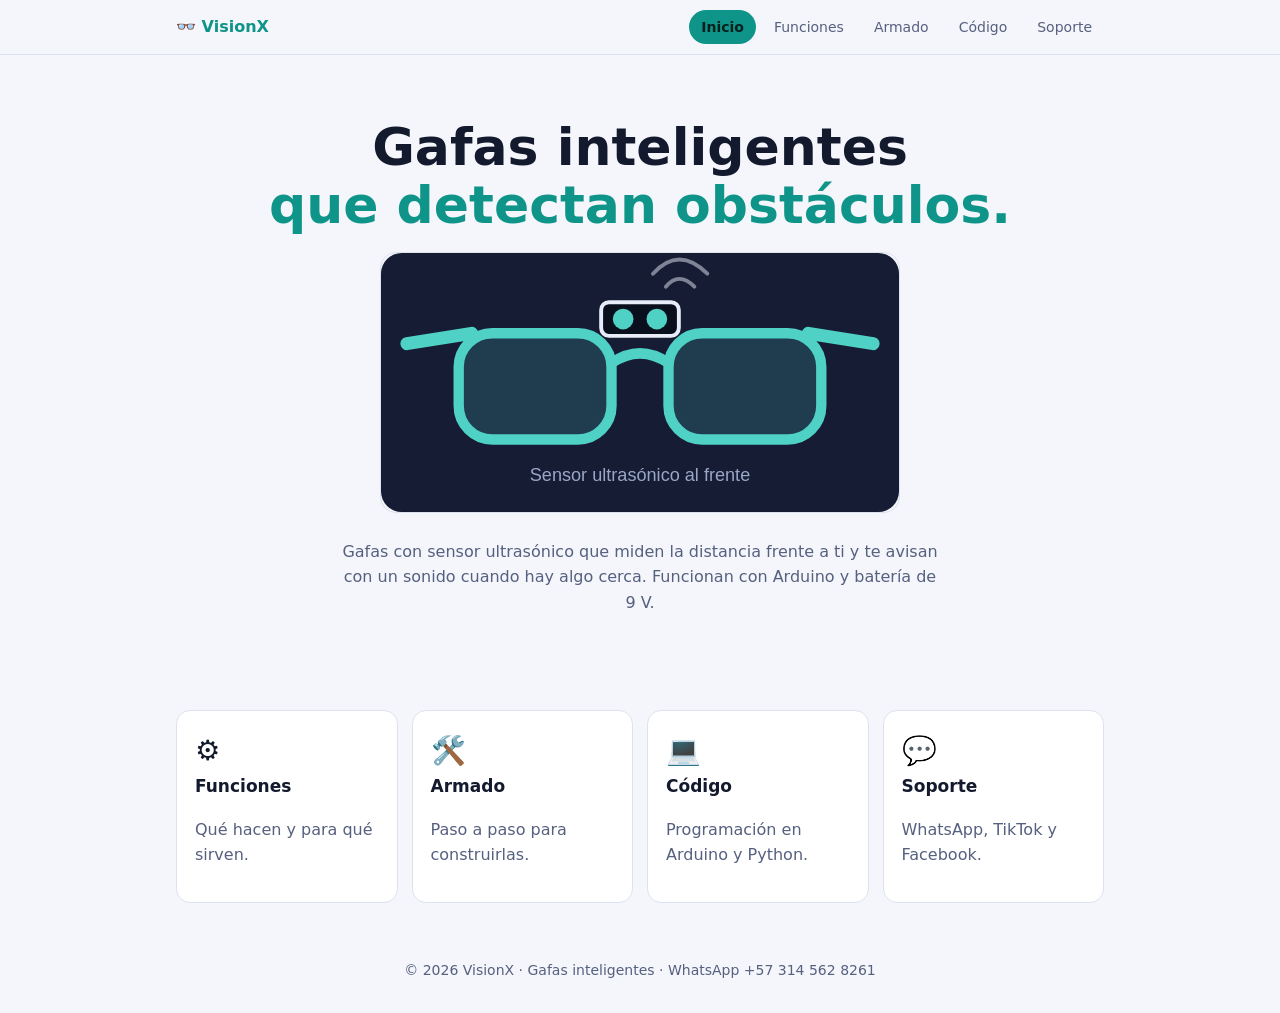
<file: index.html>
<!DOCTYPE html>
<html lang="es">
<head>
<meta charset="UTF-8">
<meta name="viewport" content="width=device-width, initial-scale=1, viewport-fit=cover">
<title>Inicio · VisionX Gafas Inteligentes</title>
<link rel="stylesheet" href="style.css">
</head>
<body>
<header><nav><b>👓 VisionX</b><a href="index.html" class="on">Inicio</a><a href="funciones.html">Funciones</a><a href="armado.html">Armado</a><a href="codigo.html">Código</a><a href="soporte.html">Soporte</a></nav></header>
<main>
<section class="hero">
<h1>Gafas inteligentes<br><span style="color:var(--ac)">que detectan obstáculos.</span></h1>
<img class="pic" src="img/gafas.svg" alt="Gafas inteligentes con sensor ultrasónico">
<p class="mu">Gafas con sensor ultrasónico que miden la distancia frente a ti y te avisan con un sonido cuando hay algo cerca. Funcionan con Arduino y batería de 9 V.</p>
</section>
<section>
<div class="grid links">
<a class="card" href="funciones.html"><div class="ic">⚙️</div><h3>Funciones</h3><p class="mu">Qué hacen y para qué sirven.</p></a>
<a class="card" href="armado.html"><div class="ic">🛠️</div><h3>Armado</h3><p class="mu">Paso a paso para construirlas.</p></a>
<a class="card" href="codigo.html"><div class="ic">💻</div><h3>Código</h3><p class="mu">Programación en Arduino y Python.</p></a>
<a class="card" href="soporte.html"><div class="ic">💬</div><h3>Soporte</h3><p class="mu">WhatsApp, TikTok y Facebook.</p></a>
</div>
</section>
</main>
<footer>© 2026 VisionX · Gafas inteligentes · WhatsApp +57 314 562 8261</footer>
</body>
</html>
</file>
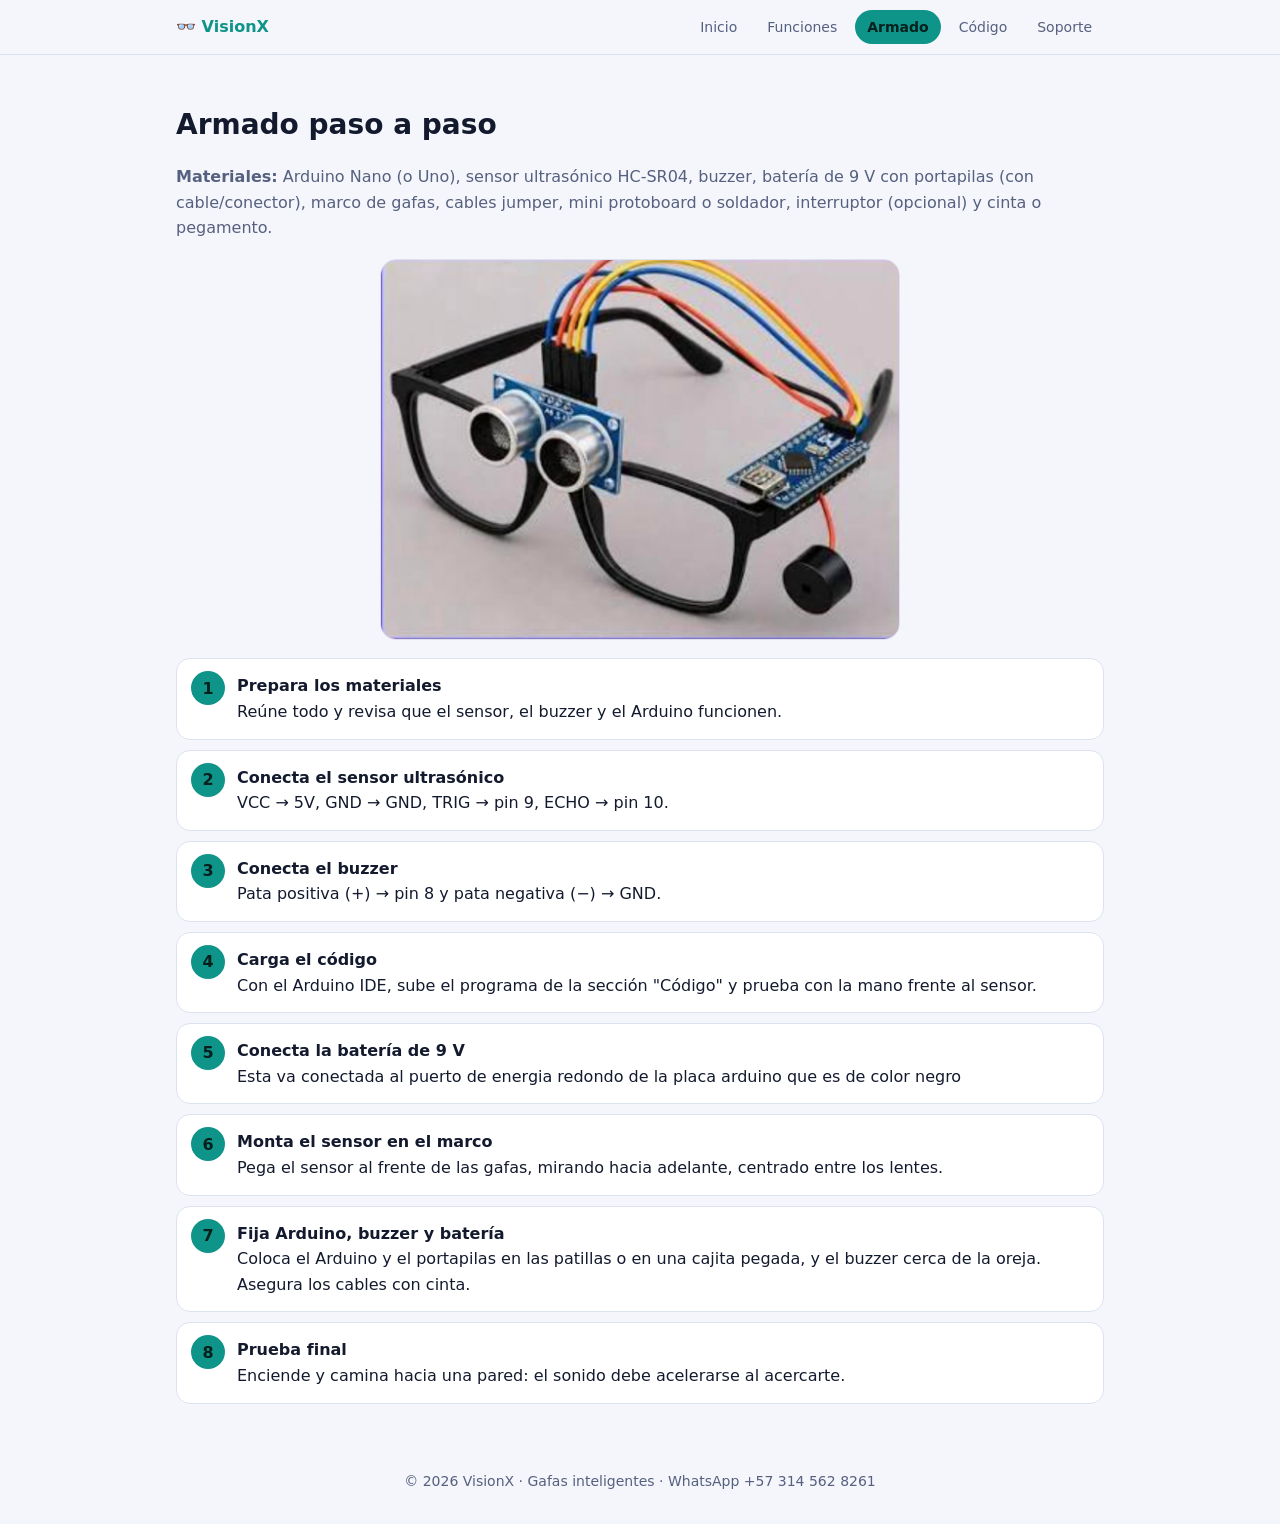
<file: armado.html>
<!DOCTYPE html>
<html lang="es">

<head>
    <meta charset="UTF-8">
    <meta name="viewport" content="width=device-width, initial-scale=1, viewport-fit=cover">
    <title>Armado · VisionX Gafas Inteligentes</title>
    <link rel="stylesheet" href="style.css">
</head>

<body>
    <header>
        <nav><b>👓 VisionX</b><a href="index.html">Inicio</a><a href="funciones.html">Funciones</a><a href="armado.html"
                class="on">Armado</a><a href="codigo.html">Código</a><a href="soporte.html">Soporte</a></nav>
    </header>
    <main>
        <section id="armado">
            <h2>Armado paso a paso</h2>
            <p class="mu"><b>Materiales:</b> Arduino Nano (o Uno), sensor ultrasónico HC-SR04, buzzer, batería de 9 V
                con portapilas (con cable/conector), marco de gafas, cables jumper, mini protoboard o soldador,
                interruptor (opcional) y cinta o pegamento.</p>
            <img class="pic" src="img/esquema.jpeg" alt="Esquema de conexión">
            <ol class="steps">
                <li><b>Prepara los materiales</b>Reúne todo y revisa que el sensor, el buzzer y el Arduino funcionen.
                </li>
                <li><b>Conecta el sensor ultrasónico</b>VCC → 5V, GND → GND, TRIG → pin 9, ECHO → pin 10.</li>
                <li><b>Conecta el buzzer</b>Pata positiva (+) → pin 8 y pata negativa (−) → GND.</li>
                <li><b>Carga el código</b>Con el Arduino IDE, sube el programa de la sección "Código" y prueba con la
                    mano frente al sensor.</li>
                <li><b>Conecta la batería de 9 V</b>Esta va conectada al puerto de energia redondo de la placa arduino
                    que es de color negro</li>
                <li><b>Monta el sensor en el marco</b>Pega el sensor al frente de las gafas, mirando hacia adelante,
                    centrado entre los lentes.</li>
                <li><b>Fija Arduino, buzzer y batería</b>Coloca el Arduino y el portapilas en las patillas o en una
                    cajita pegada, y el buzzer cerca de la oreja. Asegura los cables con cinta.</li>
                <li><b>Prueba final</b>Enciende y camina hacia una pared: el sonido debe acelerarse al acercarte.</li>
            </ol>
        </section>
    </main>
    <footer>© 2026 VisionX · Gafas inteligentes · WhatsApp +57 314 562 8261</footer>
</body>

</html>
</file>
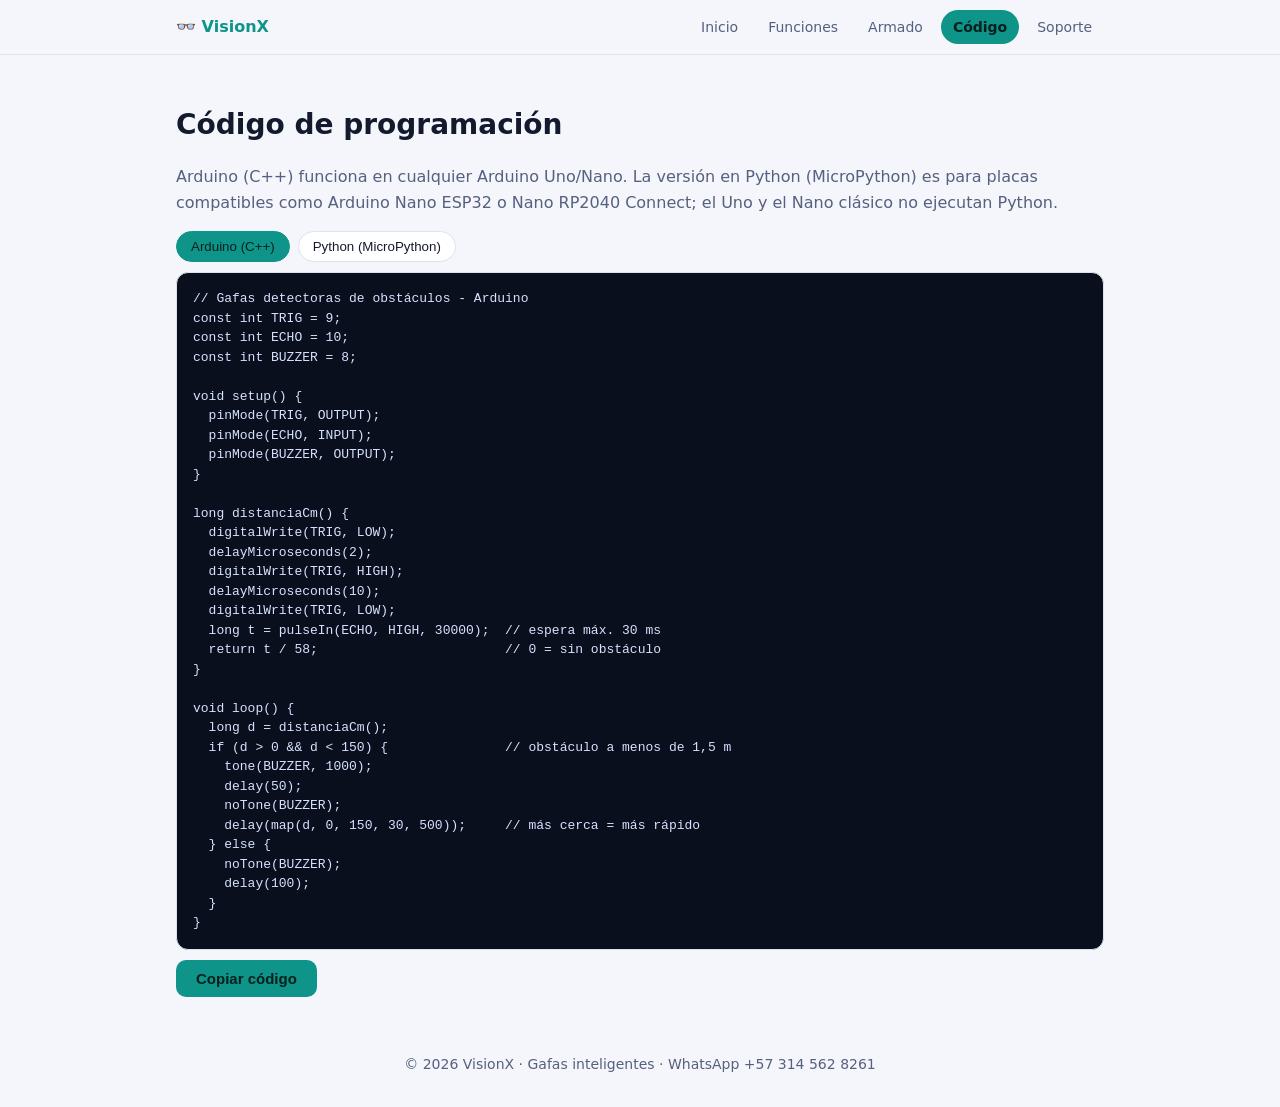
<file: codigo.html>
<!DOCTYPE html>
<html lang="es">
<head>
<meta charset="UTF-8">
<meta name="viewport" content="width=device-width, initial-scale=1, viewport-fit=cover">
<title>Código · VisionX Gafas Inteligentes</title>
<link rel="stylesheet" href="style.css">
</head>
<body>
<header><nav><b>👓 VisionX</b><a href="index.html">Inicio</a><a href="funciones.html">Funciones</a><a href="armado.html">Armado</a><a href="codigo.html" class="on">Código</a><a href="soporte.html">Soporte</a></nav></header>
<main>
<section id="codigo">
<h2>Código de programación</h2>
<p class="mu">Arduino (C++) funciona en cualquier Arduino Uno/Nano. La versión en Python (MicroPython) es para placas compatibles como Arduino Nano ESP32 o Nano RP2040 Connect; el Uno y el Nano clásico no ejecutan Python.</p>
<div class="tabs">
<button class="on" data-t="a">Arduino (C++)</button>
<button data-t="b">Python (MicroPython)</button>
</div>
<pre id="code"></pre>
<button class="btn cp" id="copy">Copiar código</button>
</section>
</main>
<footer>© 2026 VisionX · Gafas inteligentes · WhatsApp +57 314 562 8261</footer>
<script src="script.js"></script>
</body>
</html>
</file>
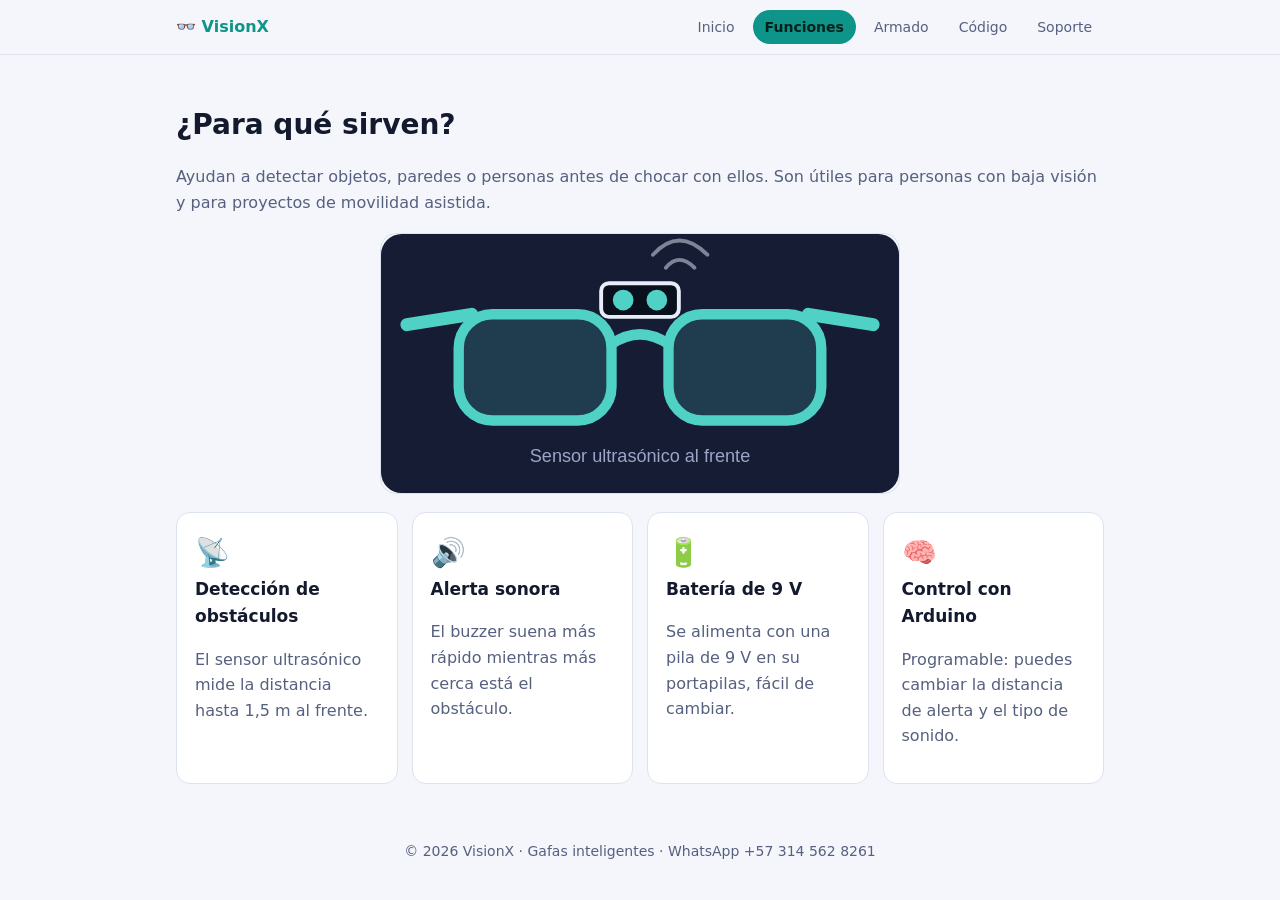
<file: funciones.html>
<!DOCTYPE html>
<html lang="es">
<head>
<meta charset="UTF-8">
<meta name="viewport" content="width=device-width, initial-scale=1, viewport-fit=cover">
<title>Funciones · VisionX Gafas Inteligentes</title>
<link rel="stylesheet" href="style.css">
</head>
<body>
<header><nav><b>👓 VisionX</b><a href="index.html">Inicio</a><a href="funciones.html" class="on">Funciones</a><a href="armado.html">Armado</a><a href="codigo.html">Código</a><a href="soporte.html">Soporte</a></nav></header>
<main>
<section id="funciones">
<h2>¿Para qué sirven?</h2>
<p class="mu">Ayudan a detectar objetos, paredes o personas antes de chocar con ellos. Son útiles para personas con baja visión y para proyectos de movilidad asistida.</p>
<img class="pic" src="img/gafas.svg" alt="Gafas inteligentes">
<div class="grid">
<div class="card"><div class="ic">📡</div><h3>Detección de obstáculos</h3><p class="mu">El sensor ultrasónico mide la distancia hasta 1,5 m al frente.</p></div>
<div class="card"><div class="ic">🔊</div><h3>Alerta sonora</h3><p class="mu">El buzzer suena más rápido mientras más cerca está el obstáculo.</p></div>
<div class="card"><div class="ic">🔋</div><h3>Batería de 9 V</h3><p class="mu">Se alimenta con una pila de 9 V en su portapilas, fácil de cambiar.</p></div>
<div class="card"><div class="ic">🧠</div><h3>Control con Arduino</h3><p class="mu">Programable: puedes cambiar la distancia de alerta y el tipo de sonido.</p></div>
</div>
</section>
</main>
<footer>© 2026 VisionX · Gafas inteligentes · WhatsApp +57 314 562 8261</footer>
</body>
</html>
</file>
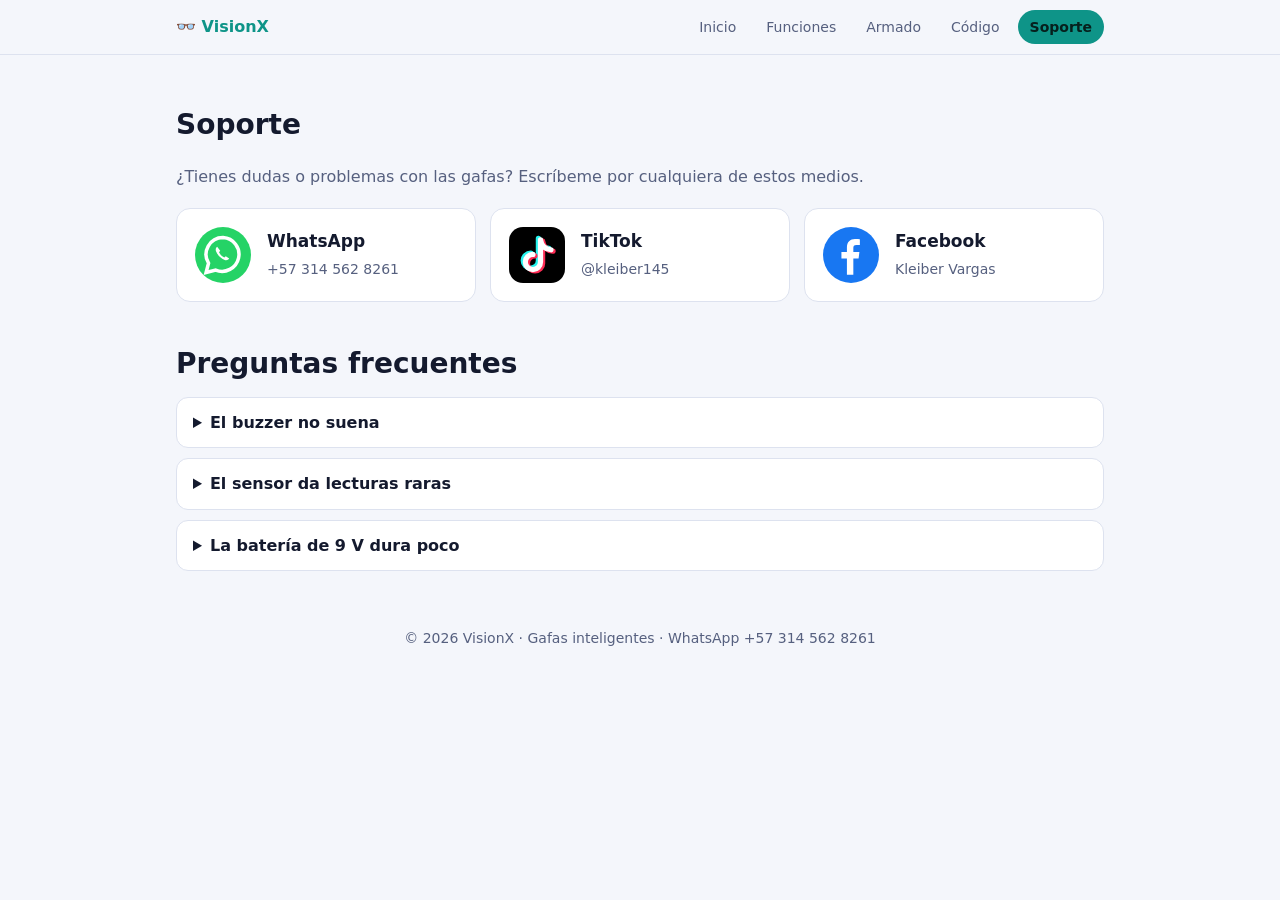
<file: soporte.html>
<!DOCTYPE html>
<html lang="es">
<head>
<meta charset="UTF-8">
<meta name="viewport" content="width=device-width, initial-scale=1, viewport-fit=cover">
<title>Soporte · VisionX Gafas Inteligentes</title>
<link rel="stylesheet" href="style.css">
</head>
<body>
<header><nav><b>👓 VisionX</b><a href="index.html">Inicio</a><a href="funciones.html">Funciones</a><a href="armado.html">Armado</a><a href="codigo.html">Código</a><a href="soporte.html" class="on">Soporte</a></nav></header>
<main>
<section id="soporte">
<h2>Soporte</h2>
<p class="mu">¿Tienes dudas o problemas con las gafas? Escríbeme por cualquiera de estos medios.</p>
<div class="social">
<a href="https://wa.me/573145628261" target="_blank" rel="noopener"><img src="img/whatsapp.svg" alt="WhatsApp"><div><b>WhatsApp</b><span>+57 314 562 8261</span></div></a>
<a href="https://www.tiktok.com/@kleiber145" target="_blank" rel="noopener"><img src="img/tiktok.svg" alt="TikTok"><div><b>TikTok</b><span>@kleiber145</span></div></a>
<a href="https://www.facebook.com/search/top?q=kleiber%20vargas" target="_blank" rel="noopener"><img src="img/facebook.svg" alt="Facebook"><div><b>Facebook</b><span>Kleiber Vargas</span></div></a>
</div>
<h2 style="margin-top:40px">Preguntas frecuentes</h2>
<div class="faq">
<details><summary>El buzzer no suena</summary><p class="mu">Revisa la polaridad del buzzer y que esté en el pin 8. Si es un buzzer pasivo, usa tone(); si es activo, también funciona.</p></details>
<details><summary>El sensor da lecturas raras</summary><p class="mu">Verifica TRIG y ECHO (pines 9 y 10) y que el sensor esté alimentado a 5 V. Superficies suaves o inclinadas reflejan mal el sonido.</p></details>
<details><summary>La batería de 9 V dura poco</summary><p class="mu">Usa un interruptor para apagar las gafas y una pila alcalina nueva. Las pilas de 9 V se agotan rápido con el Arduino.</p></details>
</div>
</section>
</main>
<footer>© 2026 VisionX · Gafas inteligentes · WhatsApp +57 314 562 8261</footer>
</body>
</html>
</file>
<file: style.css>
:root{--bg:#0b1020;--card:#151c33;--tx:#e8ecf8;--mu:#9aa6c7;--ac:#4fd1c5;--bd:#26304f;box-sizing:border-box;padding-top:env(safe-area-inset-top,0px);padding-bottom:env(safe-area-inset-bottom,0px)}
@media (prefers-color-scheme:light){:root:not([data-theme="dark"]){--bg:#f4f6fb;--card:#fff;--tx:#141a2e;--mu:#56607f;--ac:#0e9488;--bd:#dde2ef}}
:root[data-theme="dark"]{--bg:#0b1020;--card:#151c33;--tx:#e8ecf8;--mu:#9aa6c7;--ac:#4fd1c5;--bd:#26304f}
*{box-sizing:border-box}
body{margin:0;background:var(--bg);color:var(--tx);font-family:system-ui,-apple-system,Segoe UI,sans-serif;line-height:1.6}
header{position:sticky;top:env(safe-area-inset-top,0px);background:var(--bg);border-bottom:1px solid var(--bd);z-index:5}
nav{max-width:960px;margin:auto;display:flex;gap:6px;align-items:center;padding:10px 16px;overflow-x:auto}
nav b{color:var(--ac);margin-right:auto;white-space:nowrap}
nav a{color:var(--mu);text-decoration:none;padding:6px 12px;border-radius:99px;white-space:nowrap;font-size:14px}
nav a:hover{background:var(--card);color:var(--tx)}
main{max-width:960px;margin:auto;padding:0 16px}
section{padding:48px 0 8px}
h1{font-size:clamp(32px,6vw,52px);line-height:1.1;margin:0 0 12px}
h2{font-size:28px;margin:0 0 6px}
.mu{color:var(--mu)}
.hero{padding-top:64px;text-align:center}
.hero p{max-width:600px;margin:0 auto 20px}
.btn{display:inline-block;background:var(--ac);color:#06201d;border:0;padding:10px 20px;border-radius:10px;font-weight:600;cursor:pointer;text-decoration:none;font-size:15px}
.grid{display:grid;grid-template-columns:repeat(auto-fit,minmax(220px,1fr));gap:14px;margin-top:18px}
.card{background:var(--card);border:1px solid var(--bd);border-radius:14px;padding:18px}
.card h3{margin:0 0 6px;font-size:17px}
.ic{font-size:28px}
ol.steps{list-style:none;counter-reset:s;padding:0;margin:18px 0 0}
ol.steps li{counter-increment:s;background:var(--card);border:1px solid var(--bd);border-radius:14px;padding:14px 16px 14px 60px;margin-bottom:10px;position:relative}
ol.steps li:before{content:counter(s);position:absolute;left:14px;top:12px;width:34px;height:34px;border-radius:50%;background:var(--ac);color:#06201d;font-weight:700;display:grid;place-items:center}
ol.steps b{display:block}
pre{background:#0a0f1d;color:#d6e2ff;border:1px solid var(--bd);border-radius:12px;padding:16px;overflow-x:auto;font-size:13px;line-height:1.5;margin:0}
.tabs{display:flex;gap:8px;margin:16px 0 10px;flex-wrap:wrap}
.tabs button{background:var(--card);color:var(--tx);border:1px solid var(--bd);padding:7px 14px;border-radius:99px;cursor:pointer}
.tabs button.on{background:var(--ac);color:#06201d;border-color:var(--ac)}
.cp{margin-top:10px}
form{display:grid;gap:12px;margin-top:16px}
input,textarea,select{width:100%;background:var(--card);color:var(--tx);border:1px solid var(--bd);border-radius:10px;padding:11px;font:inherit}
.faq details{background:var(--card);border:1px solid var(--bd);border-radius:12px;padding:12px 16px;margin-top:10px}
.faq summary{cursor:pointer;font-weight:600}
footer{text-align:center;color:var(--mu);padding:48px 16px 32px;font-size:14px}

/* --- varias paginas --- */
nav a.on{background:var(--ac);color:#06201d;font-weight:600}
.pic{width:100%;max-width:520px;display:block;margin:18px auto;border-radius:16px;border:1px solid var(--bd)}
.hero .pic{margin-bottom:26px}
.links a.card{text-decoration:none;color:inherit;display:block;transition:transform .15s,border-color .15s}
.links a.card:hover{transform:translateY(-3px);border-color:var(--ac)}
.social{display:grid;grid-template-columns:repeat(auto-fit,minmax(240px,1fr));gap:14px;margin-top:18px}
.social a{display:flex;align-items:center;gap:16px;text-decoration:none;color:inherit;background:var(--card);border:1px solid var(--bd);border-radius:14px;padding:18px;transition:transform .15s,border-color .15s}
.social a:hover{transform:translateY(-3px);border-color:var(--ac)}
.social img{width:56px;height:56px;flex:none}
.social b{display:block;font-size:17px}
.social span{color:var(--mu);font-size:14px;word-break:break-word}
</file>
